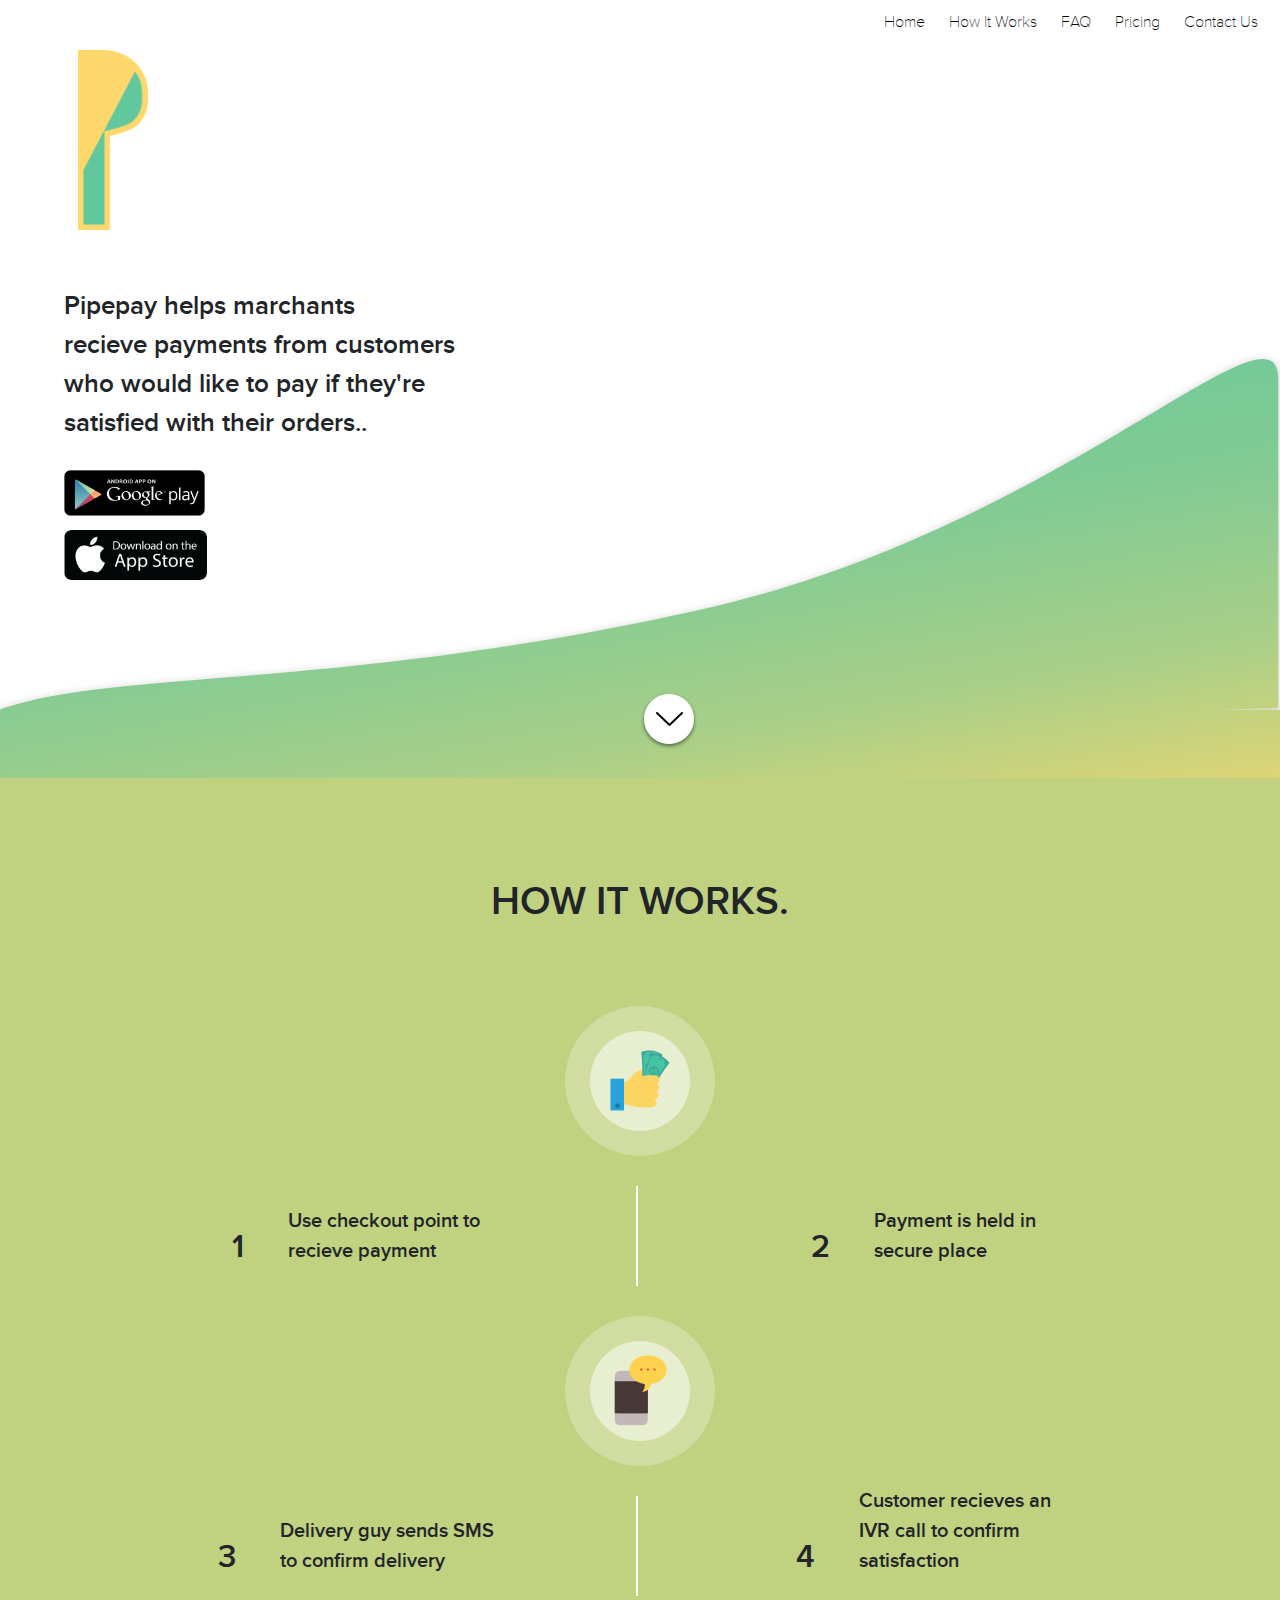
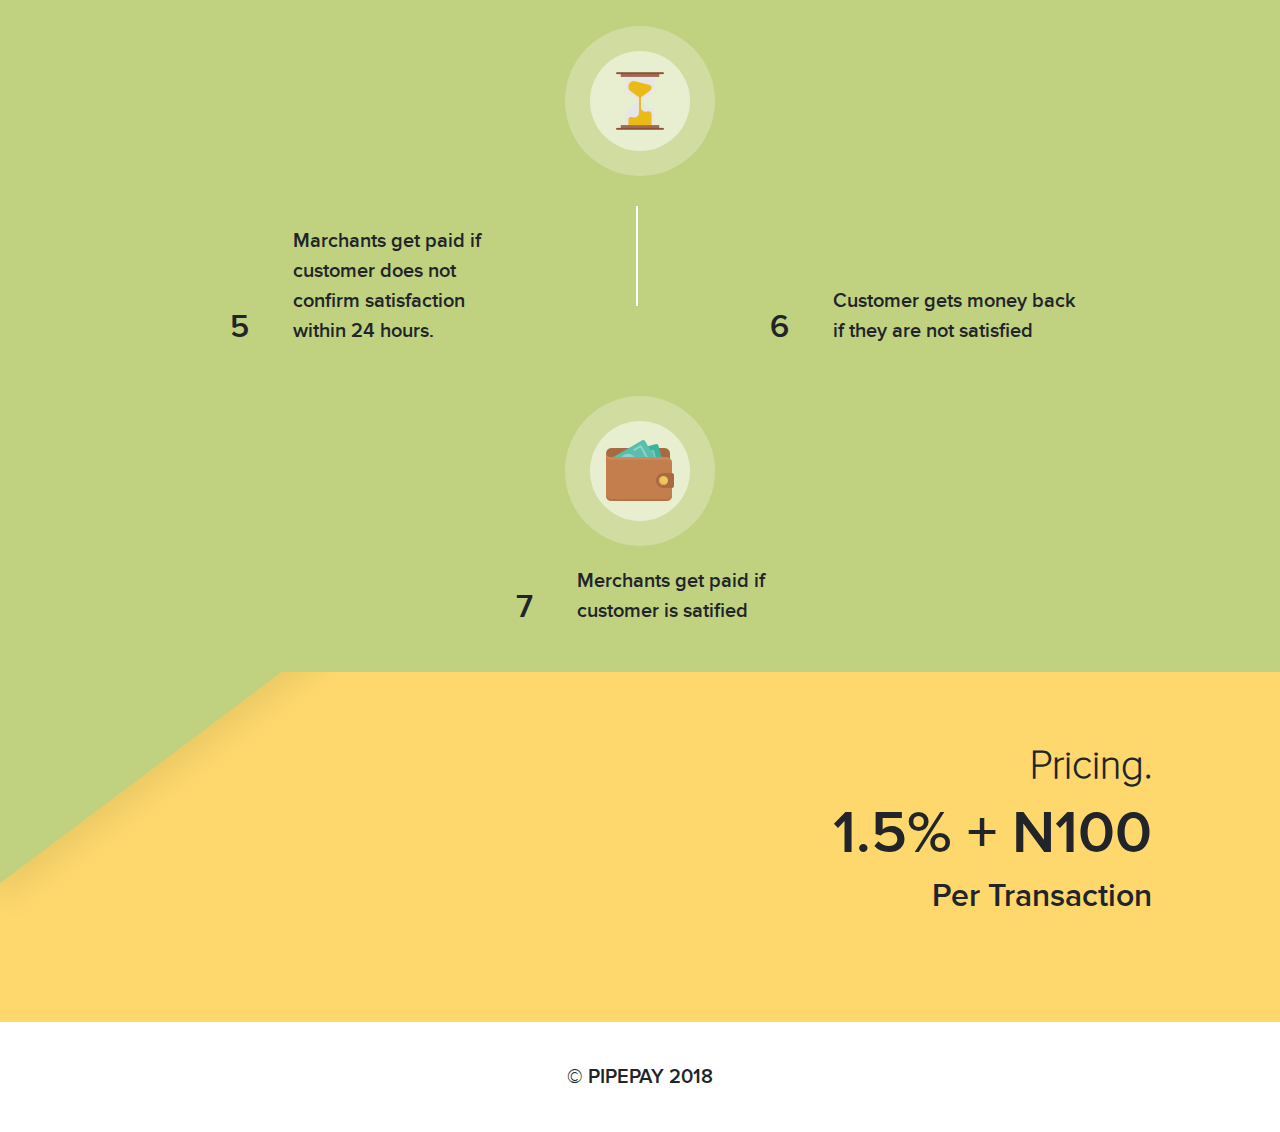
<file: index.html>
<!DOCTYPE html>
<html lang="en">
<head>
    <meta charset="UTF-8">
    <meta name="viewport" content="width=device-width, initial-scale=1.0">
    <meta http-equiv="X-UA-Compatible" content="ie=edge, DPR, Viewport-Width, Width">
    <title>PipePay</title>
    <link rel="stylesheet" href="https://maxcdn.bootstrapcdn.com/bootstrap/4.0.0/css/bootstrap.min.css">
    <link rel="stylesheet" href="http://netdna.bootstrapcdn.com/font-awesome/4.7.0/css/font-awesome.min.css">
    <link rel="stylesheet" href="index.css">
    <link rel="stylesheet" href="proxima-nova-web-fonts-master\fonts\fonts.css">
</head>
<body>
    <!-- .navbar -->
    <div id="wrapper" class="container-fluid">

            <div class="nav">
                    <div class="main-nav">
                        <a class="hamburger-nav"></a>
                        <ul class="menu">
                    <a href="#"><li></i> Home</li></a>
                      <a href="#"><li>How It Works</li></a>
                            <a href="#"><li>FAQ</li></a>
                            <a href="#"><li>Pricing</li></a>
                      <a href="#"><li>Contact Us</li></a>
                        </ul>
                    </div>
                </div>

        <div id="nav">
           
                        <ul>
                            <li><a href="#">Home</a></li>
                            <li><a href="#">How It Works</a></li>
                            <li><a href="#">FAQ</a></li>
                            <li><a href="#">Pricing</a></li>
                            <li><a href="#">Contact Us</a></li>
                        </ul>
            
             
            </div>
            

        <div id="first" class="col-sm-12">
                <img id="logo" class="img-fluid" src="logo.png" alt="">
                <p id="introtext">Pipepay helps marchants<br/> recieve
                payments from customers<br/> who would like to pay if they're<br/>
                 satisfied with their orders..</p>
        </div>

        
        <div id="second">
                <img id="apple" class="img-fluid" src="appstore-btn.png" alt="">
                <img id="play" class="img-fluid" src="btn-app-store.png" alt="">
                <a href="#third"><img id="downbutton" class="img-fluid" src="arrow_down.png"></a>
            <img src="banner_shape.svg" id="shape1" class="img-fluid" alt="">
            
        </div>

        <div id="third" class="col-sm-12">
                    <h1>HOW IT WORKS.</h1>
                    <!--1st circle-->
                    <div class="div">
                            <div id="circle1">
                                <div id="inner1">
                                </div>
                            </div>
                    </div>
    
                    <div id="third-first-row">
                        <div class="first-div">
                            <div id="I">
                            <p class="I">1</p>
                            </div>
                            
                            <p id="direct">Use checkout point to<br> recieve payment</p>
                        </div>
                        <div class="second-div">
                            <div id="II">
                             <p class="II">2</p>
                            </div>
                           
                            <p id="direct">Payment is held in<br> secure place</p>
                        </div>
                    </div>
    
                    <!--2nd circle-->
                    <div class="div">
                            <div id="circle2">
                                <div id="inner2">
                                </div>
                            </div>
                    </div>
                        
    
                    <div id="third-second-row">
                            <div class="first-div">
                                <div id="III">
                                 <p class="III">3</p>
                                </div>
                               
                                <p id="direct">Delivery guy sends SMS<br>to confirm delivery</p>
                            </div>
                            <div class="second-div">
                                <div id="IV">
                                    <p class="IV">4</p>
                                </div>
                               
                                <p id="direct">Customer recieves an<br>IVR call to confirm<br/>satisfaction</p>
                            </div>
                    </div>
    
                    <!--3rd circle-->
                    <div class="div">
                            <div id="circle3">
                                <div id="inner3">
                                </div>
                            </div>
                    </div>
                    
                    
                    <div id="third-third-row">
                            <div class="first-div">
                                <div id="V">
                                        <p class="V">5</p>
                                </div>
    
                                <p id="direct">Marchants get paid if<br>customer does not<br/>confirm satisfaction<br/>
                                within 24 hours.</p>
                            </div>
                            <div class="second-div">
                                <div id="VI">
                                  <p class="VI">6</p>
                                </div>
                                
                                <p id="direct">Customer gets money back<br>if they are not satisfied</p>
                            </div>
                    </div>
    
                    <!--4th circle-->
                    <div class="div">
                            <div id="circle4">
                                <div id="inner4">
                                </div>
                            </div>
                    </div>
                    
                    <div id="third-fourth-row">
                        <div id="VII">
                            <p class="VII">7</p>
                        </div>
                         <p id="direct">Merchants get paid if<br/> customer is satified</p>
                    </div>
        </div>


        <div id="fourth" class="col-sm-12">
           <img src="Path 5.svg" class="img-fluid" id="shape2">
           <div id="price-wrapper">
            <h2 id="price1">Pricing.</h2>
            <h2 id="price2">1.5% + N100</h2>
            <h2 id="price3">Per Transaction</h2>
           </div>
           <!--<div id="shape3">
               <img src="bottom_shape.svg" id="img3" width="100%">
                <img id="play" src="btn-app-store.png" class="img-fluid" >
            <img id="apple2" src="appstore-btn.png" class="img-fluid" >
            <p id="start">Get Started.</p>
           </div>-->
            
        </div>

        <footer>
            <p>&copy; PIPEPAY 2018</p>
        </footer>
    </div>
    <script src="https://code.jquery.com/jquery-3.2.1.slim.min.js" ></script>   
    <script src="https://maxcdn.bootstrapcdn.com/bootstrap/4.0.0/js/bootstrap.min.js"></script>
    <script src="https://cdnjs.cloudflare.com/ajax/libs/popper.js/1.12.9/umd/popper.min.js"></script>
    <script src="https://code.jquery.com/jquery-1.12.4.min.js"></script>
    <script>
    $(document).ready(function(){

$(".hamburger-nav").on("click", function(){

    // $(".menu").fadeToggle("slow").toggleClass("menu-hide");
    $(".menu").animate({
      height: 'toggle'
    });

});

});

    </script>
</body>
</html>
</file>
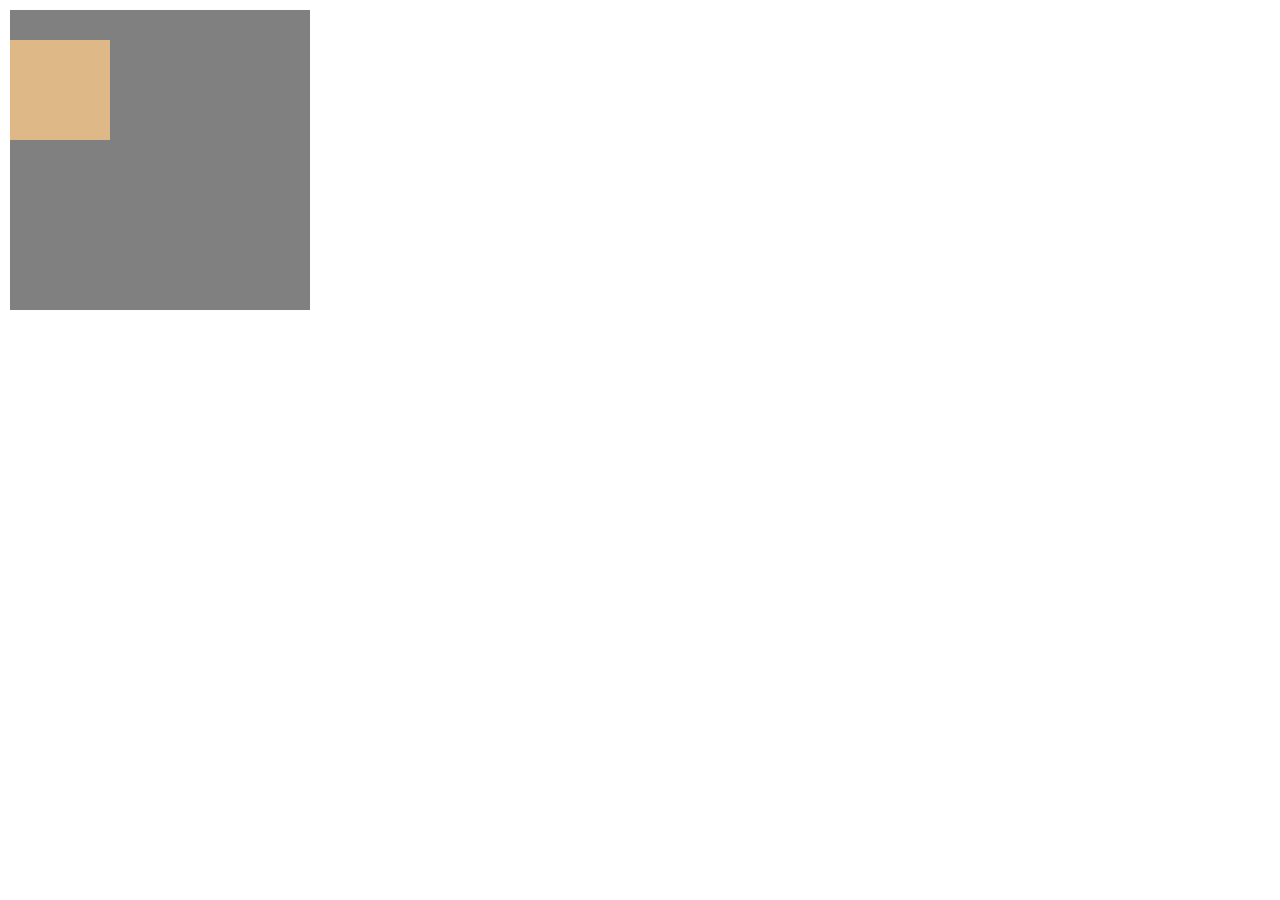
<file: test.html>
<!DOCTYPE html>
<html lang="en">
<head>
    <meta charset="UTF-8">
    <meta name="viewport" content="width=device-width, initial-scale=1.0">
    <meta http-equiv="X-UA-Compatible" content="ie=edge">
    <title>Document</title>
    <link rel="stylesheet" href="test.css">
</head>
<body>
    <div id="box1">
        
    </div>
    <div id="box2">

        </div>
</body>
</html>
</file>
<file: index.css>
body{
    margin: 0;
    border: 0;
    padding: 0;
    font-family: 'proxima_nova_ltsemibold';
    background-color: #eee;
}
.row{
    width: 100%;
}
.container-fluid{
    max-height: auto;
    width: 100%;
    padding-left: 0;
    padding-right: 0;
}
#wrapper{
    width: 100%;
    margin: 0 auto;
    background: #fff;
}

/*Navbar*/
#nav{
    height: 50px;
}

ul{
    float: right;
    margin-right: 12px;
}
#nav, a{
    color: black !important;
    font-family: 'proxima_nova_ltthin';
    cursor: pointer;
    text-decoration: none !important;
}
ul, li{
    display: inline-block;
    padding: 10px;
    
}

/*Dropdown Menu*/
.nav {
    background: #fff;
    position: relative;
    z-index: 1000;
    display: none;
    height: 50px;
  }
  

  .nav .logo i:hover {
    color: #e74c3c;
    transition: color 0.3s;
  }
  

  .nav .main-nav .hamburger-nav::after {
    font-family: fontawesome;
    content: "\f0c9";
    color: black;
    font-size: 1.5rem;
    position: absolute;
    top: 11px;
    right: 20px;
    cursor: pointer;
  }
  
 
  .nav .main-nav .menu {
    display: none;
    list-style: none;
    position: absolute;
    top: 101%;
    padding-left: 0;
    width: 100%;
    overflow: hidden;
  }
  

  .nav .main-nav .menu a {
    display: block;
    background: #fff;
    text-decoration: none;
    text-align: center;
    padding: 20px;
    border-bottom: 0.5px solid rgba(200, 200, 200, 0.2);
  }
 
  .nav .main-nav .menu a:hover {
    background: black;
    transition: background 0.3s ease;
  }
  

  .nav .main-nav .menu a:hover li {
    color: white;
  }
  
  
  .nav .main-nav .menu a li {
    color: black;
    text-transform: uppercase;
    font-family: Montserrat, sans-serif;
    font-weight: 300;
    font-size: 0.8rem;
    letter-spacing: 1px;
  }

.nav, ul{
    padding: 0px;
}








/*First*/
#first{
    position:relative;
    height: 300px;
}
#logo{
    height: 180px;
    margin-left: 5%;
}

#second{
    width: 100%;
    position: relative;
}

 #introtext{
    text-align: left;
    font-size: 26px;
    position:absolute;
    left:5%;
    top:237px;
    padding: 0;
}

#shape1{
		top: 0;
        left: 0;
        margin-bottom:-7%;
        z-index:-1;
        width:100%;
}

#apple{
        position: absolute;
		top: 180px;
        left:5%;
        height: 50px;
}
#play{
    position: absolute;
		top: 120px;
        left:5%;
        height: 46px;
}
#downbutton{
    position: absolute; 
    top: 80%;
    left: 50%;
}
#downbutton:hover{
    opacity: 0.7;
    transition: 0.4s;
    cursor: pointer;
}

/*Third section*/

#third{
    background: #c0d180;
    padding-top:100px;
    position: relative;
    z-index: 20;
   
}
#third div{
    text-align: center;
    margin-bottom:0px;
}
#third h1{
    margin-bottom: 80px;
    text-align: center;
    
}


#third-first-row{
    margin-top:30px;
    text-align: center;
    margin-bottom: 30px;
}
.first-div,.second-div{
    display:inline-block;
    width: 45%;
    height: 100px;
}
.first-div{
    border-right:2px solid #ffff;
}
#third p{
    display: inline-block;
    
}
#third-third-row{
    margin-top: 30px;
}

.I, .II, .III, .IV, .V, .VI, .VII{
    font-size: 62px;
    font-size: 2.5vw;
    margin-right: 10%;
    margin-bottom: 20px;
    font-weight: bolder;
    
}
#I, #II, #III, #IV, #V, #VI,#VII{
    display: inline-block;
    
}

#direct{
    text-align: left;
}

p{
    font-size: 20px;
    font-size: 2.5vw;
    font-weight: bold;
}

#fourth{
    background-color: #fed86d;
    margin: 0;
    height: auto;
    padding: 80px 0px;
    display: table;
    position: relative;
    
}

#circle1, #circle2,#circle3,#circle4{
    height: 150px;
    width: 150px;
    background-color: rgba(255, 255, 255, 0.25);
    border-radius: 100px;
    margin: 0 auto;
    position: relative;
    margin-top: 30px;
}

#inner1{
    background-image: url('003-cash.png');
    background-repeat:no-repeat;
    background-position: center center;
    height: 100px;
    width: 100px;
    background-color: rgba(255, 255, 255, 0.5);
    border-radius: 50px;
    position: absolute;
    top: 50%;
    left:50%;
    margin-top: -50px;
    margin-left: -50px;
}

#inner2{
    background-image: url('002-technology.png');
    background-repeat:no-repeat;
    background-position: center center;
    height: 100px;
    width: 100px;
    background-color: rgba(255, 255, 255, 0.5);
    border-radius: 50px;
    position: absolute;
    top: 50%;
    left:50%;
    margin-top: -50px;
    margin-left: -50px;
}

#inner3{
    background-image: url('001-hourglass.png');
    background-repeat:no-repeat;
    background-position: center center;
    height: 100px;
    width: 100px;
    background-color: rgba(255, 255, 255, 0.5);
    border-radius: 50px;
    position: absolute;
    top: 50%;
    left:50%;
    margin-top: -50px;
    margin-left: -50px;
}

#inner4{
    background-image: url('wallet.png');
    background-repeat:no-repeat;
    background-position: center center;
    height: 100px;
    width: 100px;
    background-color: rgba(255, 255, 255, 0.5);
    border-radius: 50px;
    position: absolute;
    top: 50%;
    left:50%;
    margin-top: -50px;
    margin-left: -50px;
}


/*Fourth*/

#shape2{
    margin: 0;
    padding: 0;
    margin-top:-35%;
    width:100%;
    z-index: 2;
}
#price-wrapper{
    position: absolute;
    top:20%;
    left:50%;
    width: 40%;
    text-align: right;

    
}

#price1{
    font-family: 'proxima_nova_ltthin';
    font-size: 40px;

    font-weight: bold;

}

#price2{
    font-size: 60px;


}


/*Footer*/

footer{
    height: 110px;
    background: white;
    padding: 35px;

}

footer, p{
    font-size: 20px;
    text-align: center;
    padding: 20px;
}


/*Media Queries*/

@media screen and (max-width:780px) {
    .nav{
        display: block;
      }
      ul{
        display: none;
      }
   
      .nav .main-nav{
        display: block;
      }
    .container-fluid{
        max-width: 100%;
    }
    ul, a{
        font-size: 16px;
        max-width: 100%;
    }

    #downbutton{
        display: none;
    }
    #introtext{
        font-size: 20px;
        top: 205px;
    }
    #logo{
        height: 150px;
    }
    #apple{
        height: 40px;
        top:90px;
    }
    #play{
        
            top: 37px;
            height: 38px;
    }
    #downbutton{
        top: 500px;
        height: 40px;
    }
    #circle1, #circle2,#circle3,#circle4{
        display:none;
    }
  
    h1{
        font-size:28px;
    }
    .first-div, .second-div{
        display:block;
        border:none;
        width:100%;
    }
    .I, .II, .III, .IV, .V, .VI, .VII{
        font-size:40px;
    }
    p, #direct{
        font-size:18px;
    }
    #third{
        margin-top:12px;
        height:auto;
    }
    
    .first-div{
        height:auto;
    }
    #price-wrapper{
        position: absolute;
        top: 20%;
        left:50%;
        width: 40%;
        text-align: right;
        
        }
    
        #price1{
            font-size: 30px;
            font-weight: bold;
        }
    
        #price2{
            font-size: 40px;
        }
        #price3{
            font-size:20px;
        }
        #start{
        font-size: 23px;
        width: 30%;
        }
        

        
        footer{
        height: 90px;
    }
    
    footer, p{
        font-size: 14px;
        text-align: center;
        padding: 20px;
    }
}

@media screen and (max-width:560px) {
    .container-fluid{
        max-width: 100%;
    }
    ul, a{
        font-size: 12px;
        max-width: 100%;
    }

    #introtext{
        font-size: 16px;
        top: 170px;
    }
    #logo{
        height: 120px;
    }
    #apple{
        height: 35px;
        top:40px;
    }
    #play{
        
         top: 1px;
        height: 32.1px;
    }
    #downbutton{
        top: 450px;
        height: 40px;
    }
    h1{
        font-size:20px;
    }
    .I, .II, .III, .IV, .V, .VI, .VII{
        font-size:28px;
    }
    p, #direct{
        font-size:14px;
    } 
      #price1{
            font-size: 20px;
        }
    
        #price2{
            font-size: 30px;
        }
        #price3{
            font-size:16px;
        }
        #start{
        font-size: 20px;
        width: 30%;
        }
        
       
        footer{
        height: 70px;
    }
    
    footer, p{
        font-size: 12px;
        padding: 12px;
    }
}

@media screen and (max-width: 430px) {
    #price-wrapper{
        top: 9%;
    }
    
    #apple2{
        left:75%;
        height:32%
    }
    #start{
        font-size: 18px;
        width: 35%;
    }
    #introtext{
        top:187px;
    }
}
@media screen and (max-width:1000px){
    

    
}
</file>
<file: test.css>
body{
    padding: 0;
    margin: 0;
}

#box1{
    height: 300px;
    width: 300px;
    background: grey;
    margin: 10px 10px;
    padding: 0;
    position: relative;
}

#box2{
    height:100px;
    width:100px;
    background:burlywood;
    margin: 10px 10px;
    position: absolute;
    top : 30px;
}
</file>
